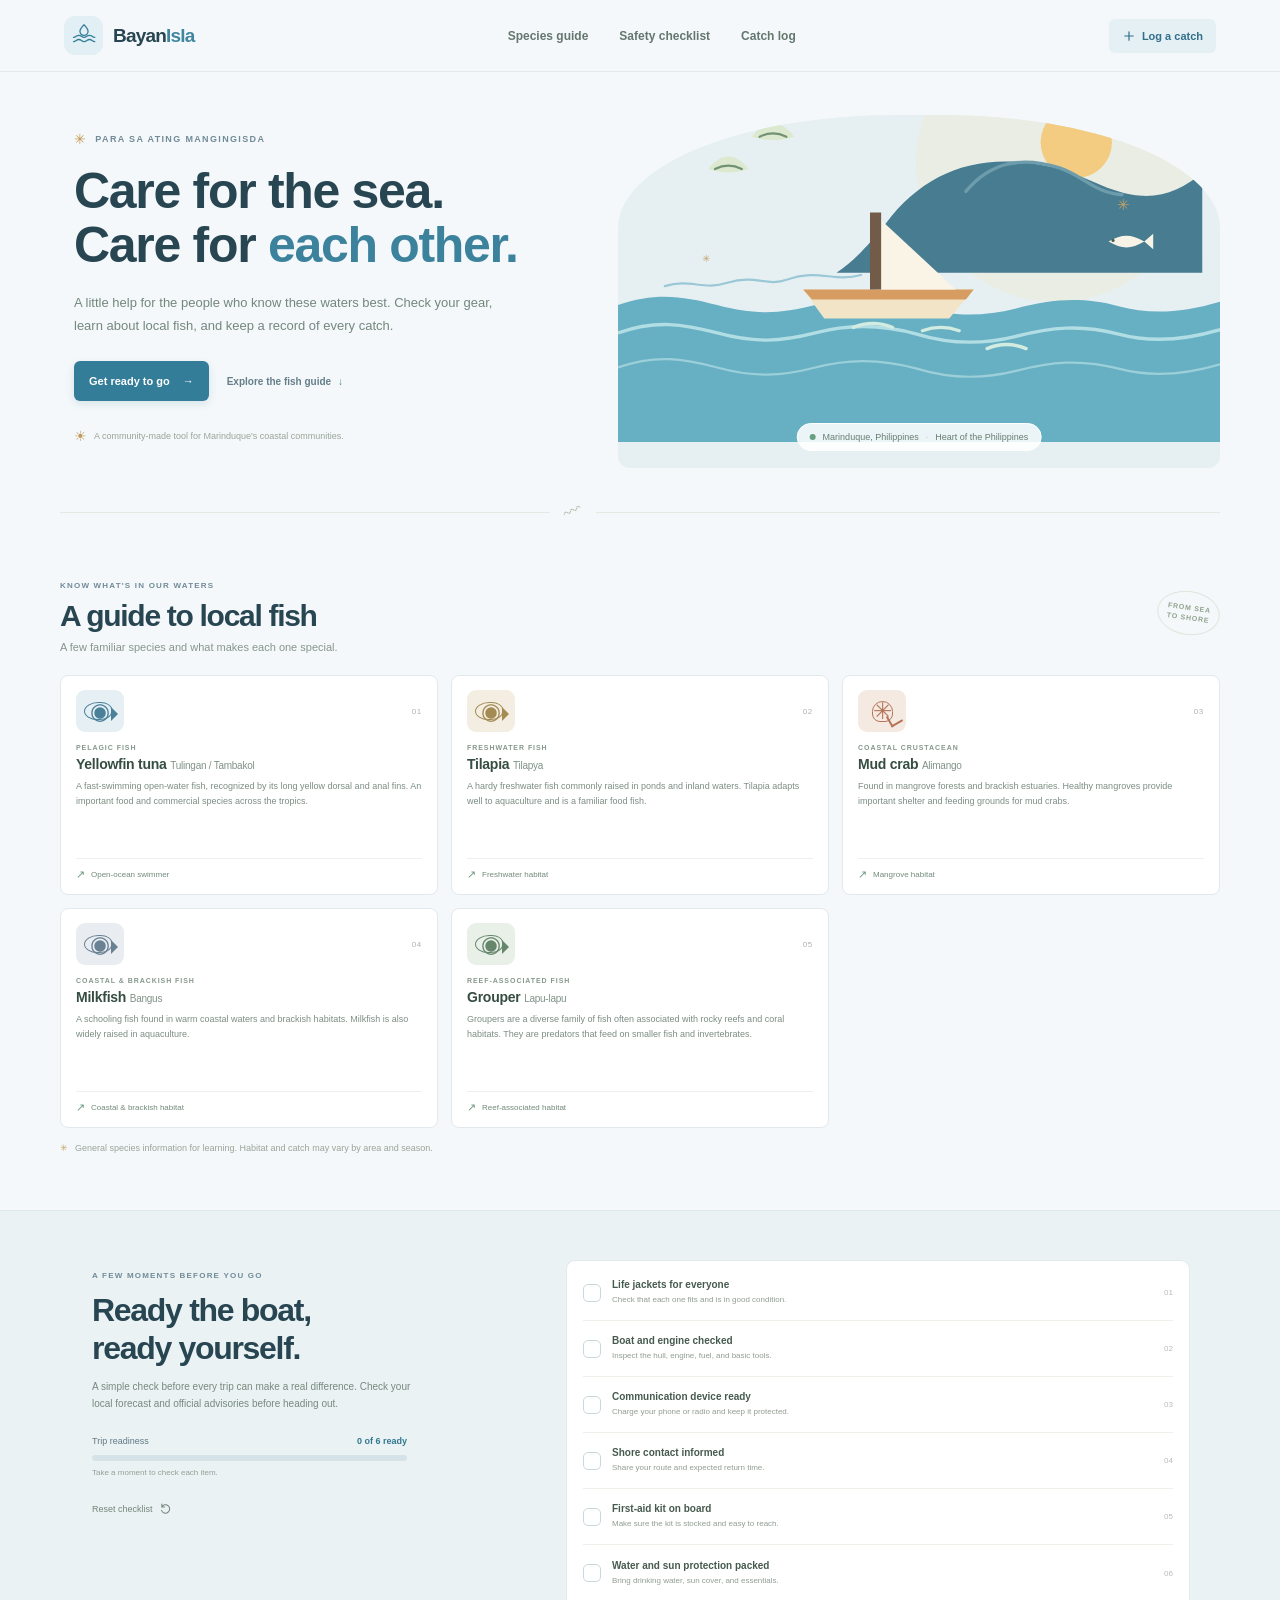
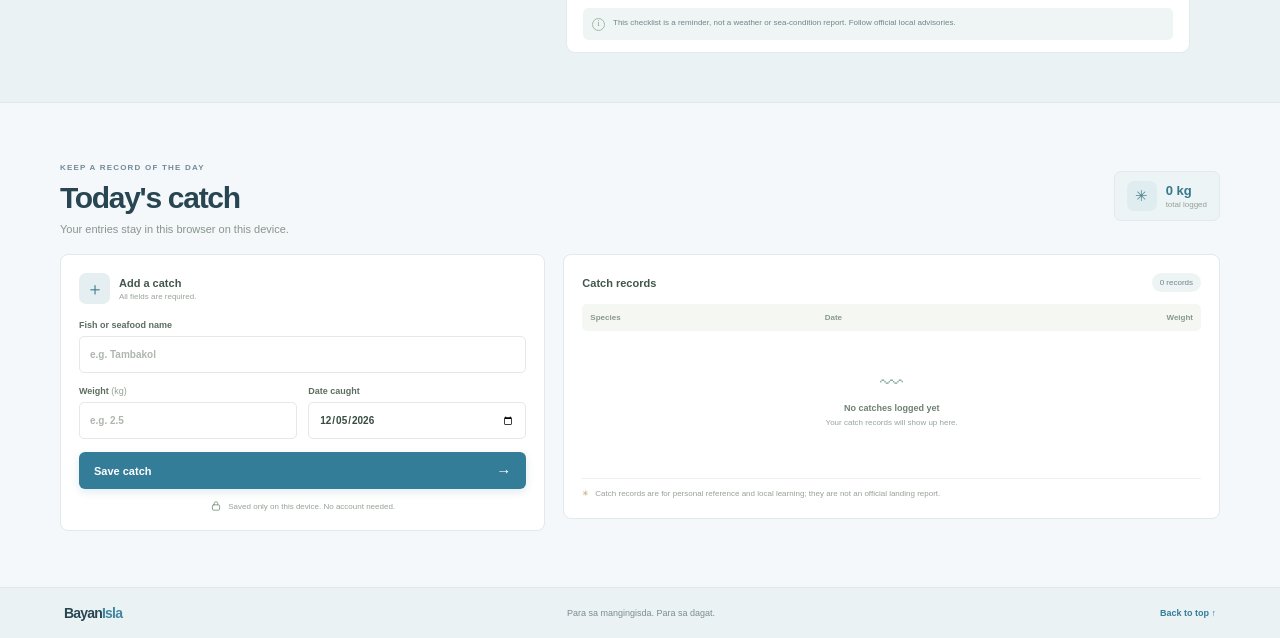
<file: index.html>
<!doctype html>
<html lang="en">
  <head>
    <meta charset="UTF-8" />
    <meta name="viewport" content="width=device-width, initial-scale=1" />
    <meta name="theme-color" content="#f4f8fa" />
    <meta
      name="description"
      content="A simple fish guide, pre-voyage safety checklist, and catch log for fisherfolk in Marinduque."
    />
    <title>BayanIsla — A guide for our waters</title>
    <link rel="stylesheet" href="./style.css" />
    <script src="./script.js" defer></script>
  </head>
  <body>
    <header class="site-header">
      <a class="brand" href="#home" aria-label="BayanIsla home">
        <span class="brand-mark" aria-hidden="true">
          <svg viewBox="0 0 40 40" fill="none">
            <path d="M5 22c3.8 0 3.8-3 7.6-3s3.8 3 7.6 3 3.8-3 7.6-3 3.8 3 7.6 3" />
            <path d="M5 28c3.8 0 3.8-3 7.6-3s3.8 3 7.6 3 3.8-3 7.6-3 3.8 3 7.6 3" />
            <path d="M20 4c-3.9 4-5.8 6.7-5.8 9.3a5.8 5.8 0 0 0 11.6 0C25.8 10.7 23.9 8 20 4Z" />
          </svg>
        </span>
        <span class="brand-name">Bayan<span>Isla</span></span>
      </a>
      <nav class="main-nav" aria-label="Main navigation">
        <a href="#species">Species guide</a>
        <a href="#safety">Safety checklist</a>
        <a href="#catch-log">Catch log</a>
      </nav>
      <a class="header-cta" href="#catch-log">
        <svg viewBox="0 0 20 20" aria-hidden="true"><path d="M10 4v12M4 10h12" /></svg>
        Log a catch
      </a>
    </header>
  

    <main id="home">
      <section class="hero" aria-labelledby="hero-title">
        <div class="hero-copy">
          <div class="eyebrow"><span class="eyebrow-star" aria-hidden="true">✳</span> PARA SA ATING MANGINGISDA</div>
          <h1 id="hero-title">Care for the sea.<br />Care for <span>each other.</span></h1>
          <p>A little help for the people who know these waters best. Check your gear, learn about local fish, and keep a record of every catch.</p>
          <div class="hero-actions">
            <a class="button button-primary" href="#safety">Get ready to go <span aria-hidden="true">→</span></a>
            <a class="hero-secondary" href="#species">Explore the fish guide <span aria-hidden="true">↓</span></a>
          </div>
          <div class="hero-note"><span class="note-sun" aria-hidden="true">☀</span> A community-made tool for Marinduque's coastal communities.</div>
        </div>
        <div class="hero-art" role="img" aria-label="Illustration of a small fishing boat sailing near a green island">
          <svg class="island-art" viewBox="0 0 540 350" fill="none" aria-hidden="true">
            <circle cx="411" cy="81" r="32" fill="#F3CB81" />
            <path d="M42 210c23-7 34 4 56-3 27-8 34 4 54-3 29-10 41 3 66-4" stroke="#9BC8D7" stroke-width="2" stroke-linecap="round" />
            <path d="M240 154c36-48 85-65 148-51 32 7 51 24 82 26 22 1 38-8 54-20v89H196c16-11 28-24 44-44Z" fill="#477C91" />
            <path d="M312 125c22-26 49-32 84-21 21 7 31 22 56 24" stroke="#6D9DAC" stroke-width="3" stroke-linecap="round" />
            <path d="M0 227c34-12 59-8 89 0 33 9 57 8 88 0 29-8 59-8 91 1 29 9 57 10 89 2 31-8 58-11 92-2 26 7 54 7 91-4v126H0V227Z" fill="#67AFC2" />
            <path d="M0 252c34-12 59-8 89 0 33 9 57 8 88 0 29-8 59-8 91 1 29 9 57 10 89 2 31-8 58-11 92-2 26 7 54 7 91-4" stroke="#B1DDE4" stroke-width="3" />
            <path d="M0 283c34-12 59-8 89 0 33 9 57 8 88 0 29-8 59-8 91 1 29 9 57 10 89 2 31-8 58-11 92-2 26 7 54 7 91-4" stroke="#B1DDE4" stroke-width="2" opacity=".7" />
            <path d="M166 213h153l-22 26H185l-19-26Z" fill="#F2E5C7" />
            <path d="M166 213h153l-7 9H174l-8-9Z" fill="#D69C62" />
            <path d="M232 147v66h71l-71-66Z" fill="#FAF4E6" />
            <path d="M226 144h10v69h-10z" fill="#725C49" />
            <path d="M211 247c12-5 23-5 35 0m27 3c11-4 22-4 33 0m25 16c12-5 23-5 35 0" stroke="#D3ECE1" stroke-width="3" stroke-linecap="round" />
            <path d="M81 105c11-15 25-15 36 0-11 4-25 4-36 0Z" fill="#DCE9CE" />
            <path d="M87 105c8-4 16-4 24 0" stroke="#719273" stroke-width="2" stroke-linecap="round" />
            <path d="M120 76c12-16 26-16 38 0-12 4-26 4-38 0Z" fill="#DCE9CE" />
            <path d="M127 76c8-4 16-4 24 0" stroke="#719273" stroke-width="2" stroke-linecap="round" />
            <path d="M440 170c12-7 20-7 32 0-12 7-20 7-32 0Zm32 0 8-7v14l-8-7Z" fill="#F7F4E7" />
            <circle cx="444" cy="169" r="1.4" fill="#455D52" />
          </svg>
          <div class="art-caption"><span class="caption-dot"></span> Marinduque, Philippines <span class="caption-separator">·</span> Heart of the Philippines</div>
          <span class="hero-sparkle sparkle-one" aria-hidden="true">✳</span>
          <span class="hero-sparkle sparkle-two" aria-hidden="true">✳</span>
        </div>
      </section>

      <div class="section-divider" aria-hidden="true"><span></span><span class="divider-shell">〰</span><span></span></div>

      <section class="content-section species-section" id="species" aria-labelledby="species-title">
        <div class="section-heading">
          <div>
            <span class="section-kicker">KNOW WHAT'S IN OUR WATERS</span>
            <h2 id="species-title">A guide to local fish</h2>
            <p>A few familiar species and what makes each one special.</p>
          </div>
          <span class="heading-stamp" aria-hidden="true">FROM SEA<br />TO SHORE</span>
        </div>
        <div class="species-grid">
          <article class="species-card tuna-card">
            <div class="species-card-top"><span class="fish-illustration fish-tuna" aria-hidden="true">◉</span><span class="species-number">01</span></div>
            <span class="species-category">PELAGIC FISH</span>
            <h3>Yellowfin tuna <span lang="fil">Tulingan / Tambakol</span></h3>
            <p>A fast-swimming open-water fish, recognized by its long yellow dorsal and anal fins. An important food and commercial species across the tropics.</p>
            <div class="species-fact"><span aria-hidden="true">↗</span> Open-ocean swimmer</div>
          </article>
          <article class="species-card tilapia-card">
            <div class="species-card-top"><span class="fish-illustration fish-tilapia" aria-hidden="true">◉</span><span class="species-number">02</span></div>
            <span class="species-category">FRESHWATER FISH</span>
            <h3>Tilapia <span lang="fil">Tilapya</span></h3>
            <p>A hardy freshwater fish commonly raised in ponds and inland waters. Tilapia adapts well to aquaculture and is a familiar food fish.</p>
            <div class="species-fact"><span aria-hidden="true">↗</span> Freshwater habitat</div>
          </article>
          <article class="species-card crab-card">
            <div class="species-card-top"><span class="fish-illustration fish-crab" aria-hidden="true">✳</span><span class="species-number">03</span></div>
            <span class="species-category">COASTAL CRUSTACEAN</span>
            <h3>Mud crab <span lang="fil">Alimango</span></h3>
            <p>Found in mangrove forests and brackish estuaries. Healthy mangroves provide important shelter and feeding grounds for mud crabs.</p>
            <div class="species-fact"><span aria-hidden="true">↗</span> Mangrove habitat</div>
          </article>
          <article class="species-card milkfish-card">
            <div class="species-card-top"><span class="fish-illustration fish-milkfish" aria-hidden="true">◉</span><span class="species-number">04</span></div>
            <span class="species-category">COASTAL &amp; BRACKISH FISH</span>
            <h3>Milkfish <span lang="fil">Bangus</span></h3>
            <p>A schooling fish found in warm coastal waters and brackish habitats. Milkfish is also widely raised in aquaculture.</p>
            <div class="species-fact"><span aria-hidden="true">↗</span> Coastal &amp; brackish habitat</div>
          </article>
          <article class="species-card grouper-card">
            <div class="species-card-top"><span class="fish-illustration fish-grouper" aria-hidden="true">◉</span><span class="species-number">05</span></div>
            <span class="species-category">REEF-ASSOCIATED FISH</span>
            <h3>Grouper <span lang="fil">Lapu-lapu</span></h3>
            <p>Groupers are a diverse family of fish often associated with rocky reefs and coral habitats. They are predators that feed on smaller fish and invertebrates.</p>
            <div class="species-fact"><span aria-hidden="true">↗</span> Reef-associated habitat</div>
          </article>
        </div>
        <p class="section-footnote"><span aria-hidden="true">✳</span> General species information for learning. Habitat and catch may vary by area and season.</p>
      </section>

      <section class="safety-section" id="safety" aria-labelledby="safety-title">
        <div class="safety-copy">
          <span class="section-kicker">A FEW MOMENTS BEFORE YOU GO</span>
          <h2 id="safety-title">Ready the boat,<br />ready yourself.</h2>
          <p>A simple check before every trip can make a real difference. Check your local forecast and official advisories before heading out.</p>
          <div class="safety-progress" aria-live="polite">
            <div class="progress-heading"><span>Trip readiness</span><strong id="progress-count">0 of 6 ready</strong></div>
            <div class="progress-track" id="progress-track" role="progressbar" aria-label="Safety checklist progress" aria-valuemin="0" aria-valuemax="6" aria-valuenow="0">
              <span id="progress-fill"></span>
            </div>
            <span class="progress-message" id="progress-message">Take a moment to check each item.</span>
          </div>
          <button class="reset-button" id="reset-checklist" type="button">Reset checklist <svg viewBox="0 0 20 20" aria-hidden="true"><path d="M4 7a6 6 0 1 1-.4 5M4 3v4h4" /></svg></button>
        </div>
        <div class="safety-list" aria-label="Pre-voyage safety items">
          <label class="safety-item"><input class="safety-checkbox" type="checkbox" /><span class="custom-check" aria-hidden="true"></span><span class="safety-item-copy"><strong>Life jackets for everyone</strong><small>Check that each one fits and is in good condition.</small></span><span class="item-number">01</span></label>
          <label class="safety-item"><input class="safety-checkbox" type="checkbox" /><span class="custom-check" aria-hidden="true"></span><span class="safety-item-copy"><strong>Boat and engine checked</strong><small>Inspect the hull, engine, fuel, and basic tools.</small></span><span class="item-number">02</span></label>
          <label class="safety-item"><input class="safety-checkbox" type="checkbox" /><span class="custom-check" aria-hidden="true"></span><span class="safety-item-copy"><strong>Communication device ready</strong><small>Charge your phone or radio and keep it protected.</small></span><span class="item-number">03</span></label>
          <label class="safety-item"><input class="safety-checkbox" type="checkbox" /><span class="custom-check" aria-hidden="true"></span><span class="safety-item-copy"><strong>Shore contact informed</strong><small>Share your route and expected return time.</small></span><span class="item-number">04</span></label>
          <label class="safety-item"><input class="safety-checkbox" type="checkbox" /><span class="custom-check" aria-hidden="true"></span><span class="safety-item-copy"><strong>First-aid kit on board</strong><small>Make sure the kit is stocked and easy to reach.</small></span><span class="item-number">05</span></label>
          <label class="safety-item"><input class="safety-checkbox" type="checkbox" /><span class="custom-check" aria-hidden="true"></span><span class="safety-item-copy"><strong>Water and sun protection packed</strong><small>Bring drinking water, sun cover, and essentials.</small></span><span class="item-number">06</span></label>
          <div class="advisory-note"><span class="advisory-icon" aria-hidden="true">i</span><span>This checklist is a reminder, not a weather or sea-condition report. Follow official local advisories.</span></div>
        </div>
      </section>

      <section class="catch-section content-section" id="catch-log" aria-labelledby="catch-title">
        <div class="section-heading catch-heading">
          <div>
            <span class="section-kicker">KEEP A RECORD OF THE DAY</span>
            <h2 id="catch-title">Today's catch</h2>
            <p>Your entries stay in this browser on this device.</p>
          </div>
          <div class="catch-total"><span class="total-icon" aria-hidden="true">✳</span><span><strong id="catch-total">0 kg</strong><small>total logged</small></span></div>
        </div>
        <div class="catch-layout">
          <form class="catch-form" id="catch-form">
            <div class="form-heading"><span class="form-icon" aria-hidden="true">＋</span><span><strong>Add a catch</strong><small>All fields are required.</small></span></div>
            <label class="form-field" for="species-name">Fish or seafood name
              <input id="species-name" name="species" type="text" list="species-suggestions" maxlength="60" placeholder="e.g. Tambakol" autocomplete="off" required />
              <datalist id="species-suggestions"><option value="Yellowfin tuna (Tulingan / Tambakol)"></option><option value="Tilapia"></option><option value="Mud crab (Alimango)"></option></datalist>
            </label>
            <div class="form-row">
              <label class="form-field" for="catch-weight">Weight <span>(kg)</span>
                <input id="catch-weight" name="weight" type="number" inputmode="decimal" min="0.1" max="10000" step="0.1" placeholder="e.g. 2.5" required />
              </label>
              <label class="form-field" for="catch-date">Date caught
                <input id="catch-date" name="date" type="date" required />
              </label>
            </div>
            <button class="button button-primary submit-button" type="submit">Save catch <span aria-hidden="true">→</span></button>
            <p class="form-privacy"><svg viewBox="0 0 20 20" aria-hidden="true"><rect x="4" y="8" width="12" height="9" rx="2" /><path d="M7 8V6a3 3 0 0 1 6 0v2" /></svg> Saved only on this device. No account needed.</p>
          </form>
          <div class="catch-records">
            <div class="records-heading"><h3>Catch records</h3><span id="record-count">0 records</span></div>
            <div class="table-wrap">
              <table>
                <caption class="visually-hidden">Fish catch records logged on this device</caption>
                <thead><tr><th scope="col">Species</th><th scope="col">Date</th><th scope="col" class="numeric">Weight</th></tr></thead>
                <tbody id="catch-table-body"></tbody>
              </table>
              <div class="empty-state" id="empty-state"><span class="empty-fish" aria-hidden="true">〰</span><strong>No catches logged yet</strong><span>Your catch records will show up here.</span></div>
            </div>
            <p class="records-note"><span aria-hidden="true">✳</span> Catch records are for personal reference and local learning; they are not an official landing report.</p>
          </div>
        </div>
      </section>
    </main>

    <footer class="site-footer">
      <a class="footer-brand" href="#home">Bayan<span>Isla</span></a>
      <span>Para sa mangingisda. Para sa dagat.</span>
      <a href="#home" class="back-top">Back to top ↑</a>
    </footer>
    <div class="toast" id="toast" role="status" aria-live="polite"></div>
  </body>
</html>
</file>
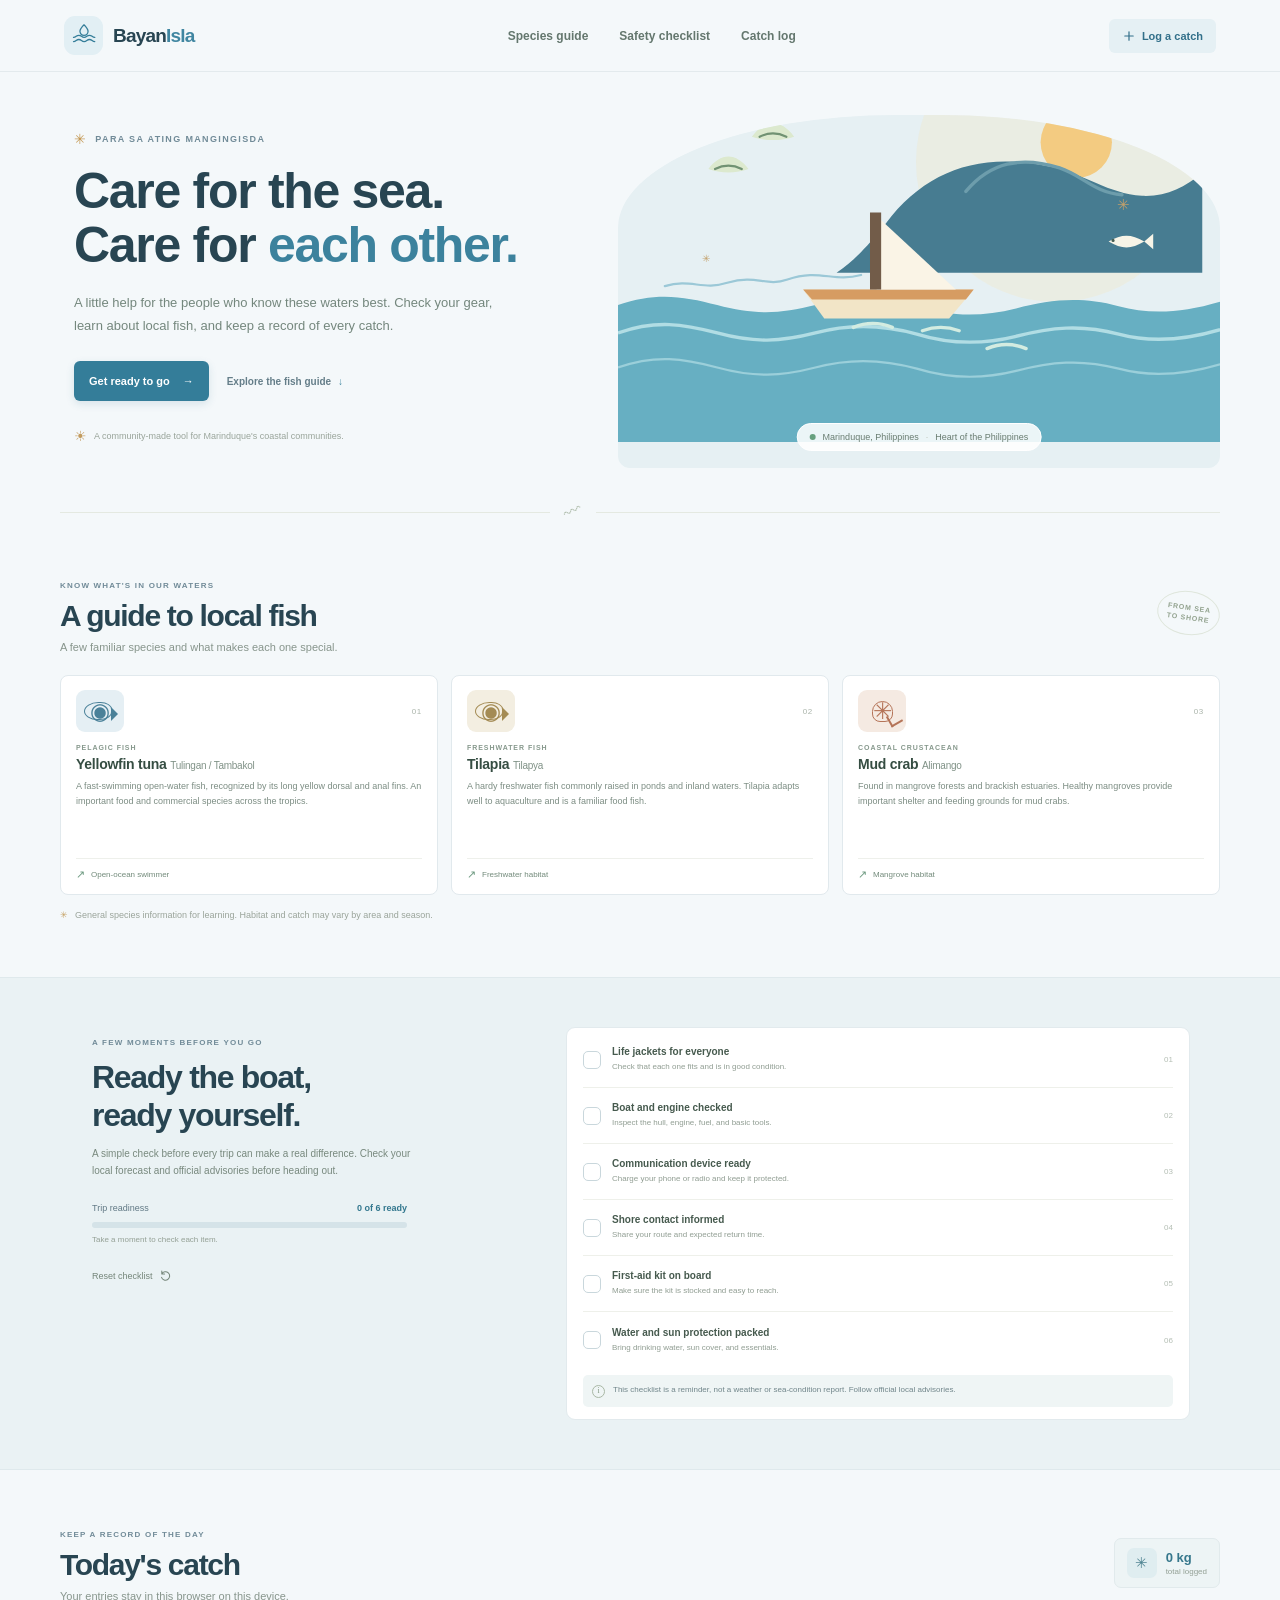
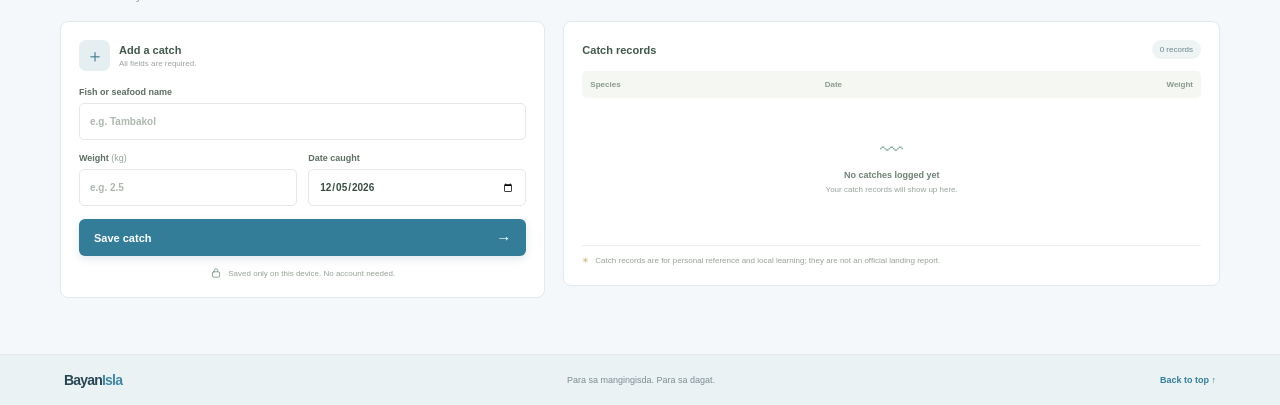
<file: structured-prompt-v1.html>
<!doctype html>
<html lang="en">
  <head>
    <meta charset="UTF-8" />
    <meta name="viewport" content="width=device-width, initial-scale=1" />
    <meta name="theme-color" content="#f4f8fa" />
    <meta
      name="description"
      content="A simple fish guide, pre-voyage safety checklist, and catch log for fisherfolk in Marinduque."
    />
    <title>BayanIsla — A guide for our waters</title>
    <link rel="stylesheet" href="./style.css" />
    <script src="./script.js" defer></script>
  </head>
  <body>
    <header class="site-header">
      <a class="brand" href="#home" aria-label="BayanIsla home">
        <span class="brand-mark" aria-hidden="true">
          <svg viewBox="0 0 40 40" fill="none">
            <path d="M5 22c3.8 0 3.8-3 7.6-3s3.8 3 7.6 3 3.8-3 7.6-3 3.8 3 7.6 3" />
            <path d="M5 28c3.8 0 3.8-3 7.6-3s3.8 3 7.6 3 3.8-3 7.6-3 3.8 3 7.6 3" />
            <path d="M20 4c-3.9 4-5.8 6.7-5.8 9.3a5.8 5.8 0 0 0 11.6 0C25.8 10.7 23.9 8 20 4Z" />
          </svg>
        </span>
        <span class="brand-name">Bayan<span>Isla</span></span>
      </a>
      <nav class="main-nav" aria-label="Main navigation">
        <a href="#species">Species guide</a>
        <a href="#safety">Safety checklist</a>
        <a href="#catch-log">Catch log</a>
      </nav>
      <a class="header-cta" href="#catch-log">
        <svg viewBox="0 0 20 20" aria-hidden="true"><path d="M10 4v12M4 10h12" /></svg>
        Log a catch
      </a>
    </header>

    <main id="home">
      <section class="hero" aria-labelledby="hero-title">
        <div class="hero-copy">
          <div class="eyebrow"><span class="eyebrow-star" aria-hidden="true">✳</span> PARA SA ATING MANGINGISDA</div>
          <h1 id="hero-title">Care for the sea.<br />Care for <span>each other.</span></h1>
          <p>A little help for the people who know these waters best. Check your gear, learn about local fish, and keep a record of every catch.</p>
          <div class="hero-actions">
            <a class="button button-primary" href="#safety">Get ready to go <span aria-hidden="true">→</span></a>
            <a class="hero-secondary" href="#species">Explore the fish guide <span aria-hidden="true">↓</span></a>
          </div>
          <div class="hero-note"><span class="note-sun" aria-hidden="true">☀</span> A community-made tool for Marinduque's coastal communities.</div>
        </div>
        <div class="hero-art" role="img" aria-label="Illustration of a small fishing boat sailing near a green island">
          <svg class="island-art" viewBox="0 0 540 350" fill="none" aria-hidden="true">
            <circle cx="411" cy="81" r="32" fill="#F3CB81" />
            <path d="M42 210c23-7 34 4 56-3 27-8 34 4 54-3 29-10 41 3 66-4" stroke="#9BC8D7" stroke-width="2" stroke-linecap="round" />
            <path d="M240 154c36-48 85-65 148-51 32 7 51 24 82 26 22 1 38-8 54-20v89H196c16-11 28-24 44-44Z" fill="#477C91" />
            <path d="M312 125c22-26 49-32 84-21 21 7 31 22 56 24" stroke="#6D9DAC" stroke-width="3" stroke-linecap="round" />
            <path d="M0 227c34-12 59-8 89 0 33 9 57 8 88 0 29-8 59-8 91 1 29 9 57 10 89 2 31-8 58-11 92-2 26 7 54 7 91-4v126H0V227Z" fill="#67AFC2" />
            <path d="M0 252c34-12 59-8 89 0 33 9 57 8 88 0 29-8 59-8 91 1 29 9 57 10 89 2 31-8 58-11 92-2 26 7 54 7 91-4" stroke="#B1DDE4" stroke-width="3" />
            <path d="M0 283c34-12 59-8 89 0 33 9 57 8 88 0 29-8 59-8 91 1 29 9 57 10 89 2 31-8 58-11 92-2 26 7 54 7 91-4" stroke="#B1DDE4" stroke-width="2" opacity=".7" />
            <path d="M166 213h153l-22 26H185l-19-26Z" fill="#F2E5C7" />
            <path d="M166 213h153l-7 9H174l-8-9Z" fill="#D69C62" />
            <path d="M232 147v66h71l-71-66Z" fill="#FAF4E6" />
            <path d="M226 144h10v69h-10z" fill="#725C49" />
            <path d="M211 247c12-5 23-5 35 0m27 3c11-4 22-4 33 0m25 16c12-5 23-5 35 0" stroke="#D3ECE1" stroke-width="3" stroke-linecap="round" />
            <path d="M81 105c11-15 25-15 36 0-11 4-25 4-36 0Z" fill="#DCE9CE" />
            <path d="M87 105c8-4 16-4 24 0" stroke="#719273" stroke-width="2" stroke-linecap="round" />
            <path d="M120 76c12-16 26-16 38 0-12 4-26 4-38 0Z" fill="#DCE9CE" />
            <path d="M127 76c8-4 16-4 24 0" stroke="#719273" stroke-width="2" stroke-linecap="round" />
            <path d="M440 170c12-7 20-7 32 0-12 7-20 7-32 0Zm32 0 8-7v14l-8-7Z" fill="#F7F4E7" />
            <circle cx="444" cy="169" r="1.4" fill="#455D52" />
          </svg>
          <div class="art-caption"><span class="caption-dot"></span> Marinduque, Philippines <span class="caption-separator">·</span> Heart of the Philippines</div>
          <span class="hero-sparkle sparkle-one" aria-hidden="true">✳</span>
          <span class="hero-sparkle sparkle-two" aria-hidden="true">✳</span>
        </div>
      </section>

      <div class="section-divider" aria-hidden="true"><span></span><span class="divider-shell">〰</span><span></span></div>

      <section class="content-section species-section" id="species" aria-labelledby="species-title">
        <div class="section-heading">
          <div>
            <span class="section-kicker">KNOW WHAT'S IN OUR WATERS</span>
            <h2 id="species-title">A guide to local fish</h2>
            <p>A few familiar species and what makes each one special.</p>
          </div>
          <span class="heading-stamp" aria-hidden="true">FROM SEA<br />TO SHORE</span>
        </div>
        <div class="species-grid">
          <article class="species-card tuna-card">
            <div class="species-card-top"><span class="fish-illustration fish-tuna" aria-hidden="true">◉</span><span class="species-number">01</span></div>
            <span class="species-category">PELAGIC FISH</span>
            <h3>Yellowfin tuna <span lang="fil">Tulingan / Tambakol</span></h3>
            <p>A fast-swimming open-water fish, recognized by its long yellow dorsal and anal fins. An important food and commercial species across the tropics.</p>
            <div class="species-fact"><span aria-hidden="true">↗</span> Open-ocean swimmer</div>
          </article>
          <article class="species-card tilapia-card">
            <div class="species-card-top"><span class="fish-illustration fish-tilapia" aria-hidden="true">◉</span><span class="species-number">02</span></div>
            <span class="species-category">FRESHWATER FISH</span>
            <h3>Tilapia <span lang="fil">Tilapya</span></h3>
            <p>A hardy freshwater fish commonly raised in ponds and inland waters. Tilapia adapts well to aquaculture and is a familiar food fish.</p>
            <div class="species-fact"><span aria-hidden="true">↗</span> Freshwater habitat</div>
          </article>
          <article class="species-card crab-card">
            <div class="species-card-top"><span class="fish-illustration fish-crab" aria-hidden="true">✳</span><span class="species-number">03</span></div>
            <span class="species-category">COASTAL CRUSTACEAN</span>
            <h3>Mud crab <span lang="fil">Alimango</span></h3>
            <p>Found in mangrove forests and brackish estuaries. Healthy mangroves provide important shelter and feeding grounds for mud crabs.</p>
            <div class="species-fact"><span aria-hidden="true">↗</span> Mangrove habitat</div>
          </article>
        </div>
        <p class="section-footnote"><span aria-hidden="true">✳</span> General species information for learning. Habitat and catch may vary by area and season.</p>
      </section>

      <section class="safety-section" id="safety" aria-labelledby="safety-title">
        <div class="safety-copy">
          <span class="section-kicker">A FEW MOMENTS BEFORE YOU GO</span>
          <h2 id="safety-title">Ready the boat,<br />ready yourself.</h2>
          <p>A simple check before every trip can make a real difference. Check your local forecast and official advisories before heading out.</p>
          <div class="safety-progress" aria-live="polite">
            <div class="progress-heading"><span>Trip readiness</span><strong id="progress-count">0 of 6 ready</strong></div>
            <div class="progress-track" id="progress-track" role="progressbar" aria-label="Safety checklist progress" aria-valuemin="0" aria-valuemax="6" aria-valuenow="0">
              <span id="progress-fill"></span>
            </div>
            <span class="progress-message" id="progress-message">Take a moment to check each item.</span>
          </div>
          <button class="reset-button" id="reset-checklist" type="button">Reset checklist <svg viewBox="0 0 20 20" aria-hidden="true"><path d="M4 7a6 6 0 1 1-.4 5M4 3v4h4" /></svg></button>
        </div>
        <div class="safety-list" aria-label="Pre-voyage safety items">
          <label class="safety-item"><input class="safety-checkbox" type="checkbox" /><span class="custom-check" aria-hidden="true"></span><span class="safety-item-copy"><strong>Life jackets for everyone</strong><small>Check that each one fits and is in good condition.</small></span><span class="item-number">01</span></label>
          <label class="safety-item"><input class="safety-checkbox" type="checkbox" /><span class="custom-check" aria-hidden="true"></span><span class="safety-item-copy"><strong>Boat and engine checked</strong><small>Inspect the hull, engine, fuel, and basic tools.</small></span><span class="item-number">02</span></label>
          <label class="safety-item"><input class="safety-checkbox" type="checkbox" /><span class="custom-check" aria-hidden="true"></span><span class="safety-item-copy"><strong>Communication device ready</strong><small>Charge your phone or radio and keep it protected.</small></span><span class="item-number">03</span></label>
          <label class="safety-item"><input class="safety-checkbox" type="checkbox" /><span class="custom-check" aria-hidden="true"></span><span class="safety-item-copy"><strong>Shore contact informed</strong><small>Share your route and expected return time.</small></span><span class="item-number">04</span></label>
          <label class="safety-item"><input class="safety-checkbox" type="checkbox" /><span class="custom-check" aria-hidden="true"></span><span class="safety-item-copy"><strong>First-aid kit on board</strong><small>Make sure the kit is stocked and easy to reach.</small></span><span class="item-number">05</span></label>
          <label class="safety-item"><input class="safety-checkbox" type="checkbox" /><span class="custom-check" aria-hidden="true"></span><span class="safety-item-copy"><strong>Water and sun protection packed</strong><small>Bring drinking water, sun cover, and essentials.</small></span><span class="item-number">06</span></label>
          <div class="advisory-note"><span class="advisory-icon" aria-hidden="true">i</span><span>This checklist is a reminder, not a weather or sea-condition report. Follow official local advisories.</span></div>
        </div>
      </section>

      <section class="catch-section content-section" id="catch-log" aria-labelledby="catch-title">
        <div class="section-heading catch-heading">
          <div>
            <span class="section-kicker">KEEP A RECORD OF THE DAY</span>
            <h2 id="catch-title">Today's catch</h2>
            <p>Your entries stay in this browser on this device.</p>
          </div>
          <div class="catch-total"><span class="total-icon" aria-hidden="true">✳</span><span><strong id="catch-total">0 kg</strong><small>total logged</small></span></div>
        </div>
        <div class="catch-layout">
          <form class="catch-form" id="catch-form">
            <div class="form-heading"><span class="form-icon" aria-hidden="true">＋</span><span><strong>Add a catch</strong><small>All fields are required.</small></span></div>
            <label class="form-field" for="species-name">Fish or seafood name
              <input id="species-name" name="species" type="text" list="species-suggestions" maxlength="60" placeholder="e.g. Tambakol" autocomplete="off" required />
              <datalist id="species-suggestions"><option value="Yellowfin tuna (Tulingan / Tambakol)"></option><option value="Tilapia"></option><option value="Mud crab (Alimango)"></option></datalist>
            </label>
            <div class="form-row">
              <label class="form-field" for="catch-weight">Weight <span>(kg)</span>
                <input id="catch-weight" name="weight" type="number" inputmode="decimal" min="0.1" max="10000" step="0.1" placeholder="e.g. 2.5" required />
              </label>
              <label class="form-field" for="catch-date">Date caught
                <input id="catch-date" name="date" type="date" required />
              </label>
            </div>
            <button class="button button-primary submit-button" type="submit">Save catch <span aria-hidden="true">→</span></button>
            <p class="form-privacy"><svg viewBox="0 0 20 20" aria-hidden="true"><rect x="4" y="8" width="12" height="9" rx="2" /><path d="M7 8V6a3 3 0 0 1 6 0v2" /></svg> Saved only on this device. No account needed.</p>
          </form>
          <div class="catch-records">
            <div class="records-heading"><h3>Catch records</h3><span id="record-count">0 records</span></div>
            <div class="table-wrap">
              <table>
                <caption class="visually-hidden">Fish catch records logged on this device</caption>
                <thead><tr><th scope="col">Species</th><th scope="col">Date</th><th scope="col" class="numeric">Weight</th></tr></thead>
                <tbody id="catch-table-body"></tbody>
              </table>
              <div class="empty-state" id="empty-state"><span class="empty-fish" aria-hidden="true">〰</span><strong>No catches logged yet</strong><span>Your catch records will show up here.</span></div>
            </div>
            <p class="records-note"><span aria-hidden="true">✳</span> Catch records are for personal reference and local learning; they are not an official landing report.</p>
          </div>
        </div>
      </section>
    </main>

    <footer class="site-footer">
      <a class="footer-brand" href="#home">Bayan<span>Isla</span></a>
      <span>Para sa mangingisda. Para sa dagat.</span>
      <a href="#home" class="back-top">Back to top ↑</a>
    </footer>
    <div class="toast" id="toast" role="status" aria-live="polite"></div>
  </body>
</html>
</file>
<file: style.css>
:root {
  color-scheme: light;
  font-family: "Trebuchet MS", "Segoe UI", sans-serif;
  color: #284552;
  background: #f4f8fa;
  font-synthesis: none;
  text-rendering: optimizeLegibility;
  -webkit-font-smoothing: antialiased;
  --ink: #284552;
  --muted: #748a95;
  --ocean: #347d99;
  --ocean-dark: #26617c;
  --line: #e1e9ed;
  --paper: #fff;
  --sand: #eff5f7;
}

* { box-sizing: border-box; }
html { min-width: 320px; scroll-behavior: smooth; scroll-padding-top: 88px; }
body { margin: 0; min-width: 320px; }
a { color: inherit; text-decoration: none; }
button, input { font: inherit; }
button, a, input { -webkit-tap-highlight-color: transparent; }
button { color: inherit; }
svg { display: block; }

.site-header { align-items: center; background: #f4f8faed; border-bottom: 1px solid #e3eaed; display: flex; height: 72px; justify-content: space-between; padding: 0 max(5vw, calc((100vw - 1160px) / 2)); position: sticky; top: 0; z-index: 5; }
.brand { align-items: center; display: inline-flex; gap: 10px; }
.brand-mark { align-items: center; background: #e2eff4; border-radius: 11px; display: flex; height: 39px; justify-content: center; width: 39px; }
.brand-mark svg { height: 28px; stroke: #347d99; stroke-linecap: round; stroke-linejoin: round; stroke-width: 1.8; width: 28px; }
.brand-name, .footer-brand { color: #284552; font-size: 19px; font-weight: 800; letter-spacing: -.8px; }
.brand-name > span, .footer-brand > span { color: #4086a1; }
.main-nav { align-items: center; display: flex; gap: 31px; }
.main-nav a { color: #64776e; font-size: 12px; font-weight: 600; transition: color .18s; }
.main-nav a:hover, .hero-secondary:hover { color: #266b89; }
.header-cta { align-items: center; background: #e5f0f4; border-radius: 6px; color: #316f89; display: flex; font-size: 11px; font-weight: 700; gap: 6px; padding: 10px 13px; transition: background .18s; }
.header-cta:hover { background: #d7eaf0; }
.header-cta svg { fill: none; height: 14px; stroke: currentColor; stroke-linecap: round; stroke-width: 1.7; width: 14px; }

.hero { align-items: center; display: grid; gap: 45px; grid-template-columns: .92fr 1.08fr; margin: 0 auto; max-width: 1160px; min-height: 420px; padding: 43px 0 24px; }
.hero-copy { padding: 0 0 8px 14px; }
.eyebrow, .section-kicker { color: #718b98; font-size: 9px; font-weight: 700; letter-spacing: 1.35px; }
.eyebrow { align-items: center; display: flex; gap: 8px; margin-bottom: 17px; }
.eyebrow-star { color: #c39750; font-size: 14px; }
h1, h2, h3, p { margin-top: 0; }
h1, h2 { color: var(--ink); letter-spacing: -1.3px; }
h1 { font-size: clamp(38px, 4.2vw, 50px); font-weight: 700; line-height: 1.09; margin-bottom: 18px; }
h1 > span { color: #3c829d; }
.hero-copy > p { color: #74877d; font-size: 13px; line-height: 1.8; margin: 0; max-width: 420px; }
.hero-actions { align-items: center; display: flex; flex-wrap: wrap; gap: 18px; margin-top: 24px; }
.button { align-items: center; border: 0; border-radius: 6px; cursor: pointer; display: inline-flex; font-size: 11px; font-weight: 700; justify-content: center; min-height: 40px; padding: 0 15px; transition: background .18s, transform .18s; }
.button:active { transform: translateY(1px); }
.button-primary { background: #347d99; box-shadow: 0 3px 8px #286b8524; color: #fff; gap: 13px; }
.button-primary:hover { background: #266782; }
.hero-secondary { color: #657e89; font-size: 10px; font-weight: 700; transition: color .18s; }
.hero-secondary span { color: #4188a1; margin-left: 4px; }
.hero-note { align-items: center; color: #99a49a; display: flex; font-size: 9px; gap: 7px; margin-top: 27px; }
.note-sun { color: #c29b5e; font-size: 14px; }
.hero-art { align-self: stretch; background: #e6f0f3; border-radius: 46% 46% 12px 12px / 32% 32% 12px 12px; min-height: 350px; overflow: hidden; position: relative; }
.hero-art::before { background: #f4dfb1; border-radius: 50%; content: ""; height: 280px; opacity: .24; position: absolute; right: 4%; top: -93px; width: 280px; }
.island-art { bottom: 26px; height: auto; left: 0; position: absolute; right: 0; width: 100%; }
.art-caption { align-items: center; background: #ffffffde; border: 1px solid #ffffff; border-radius: 20px; bottom: 17px; color: #687c70; display: flex; font-size: 9px; gap: 7px; left: 50%; padding: 8px 12px; position: absolute; transform: translateX(-50%); white-space: nowrap; }
.caption-dot { background: #66a07f; border-radius: 50%; height: 6px; width: 6px; }
.caption-separator { color: #bdc3b9; }
.hero-sparkle { color: #c3a06b; position: absolute; }
.sparkle-one { font-size: 15px; right: 15%; top: 23%; }
.sparkle-two { font-size: 10px; left: 14%; top: 39%; }

.section-divider { align-items: center; display: flex; gap: 14px; justify-content: center; margin: 10px auto 0; max-width: 1160px; }
.section-divider > span:first-child, .section-divider > span:last-child { background: #e4e9e1; height: 1px; }
.section-divider > span:first-child { flex: .44; }
.section-divider > span:last-child { flex: .56; }
.divider-shell { color: #afbdac; font-size: 18px; transform: rotate(-25deg); }
.content-section { margin-left: auto; margin-right: auto; max-width: 1160px; }
.species-section { padding: 51px 0 57px; }
.section-heading { align-items: center; display: flex; justify-content: space-between; margin-bottom: 22px; }
.section-kicker { font-size: 8px; letter-spacing: 1.2px; }
.section-heading h2, .safety-copy h2 { font-size: 30px; line-height: 1.2; margin: 6px 0 7px; }
.section-heading p { color: #87958c; font-size: 11px; margin: 0; }
.heading-stamp { border: 1px solid #dfe6dc; border-radius: 50%; color: #91a18d; font-size: 7px; font-weight: 700; letter-spacing: .8px; line-height: 1.45; padding: 11px 9px; text-align: center; transform: rotate(8deg); }
.species-grid { display: grid; gap: 13px; grid-template-columns: repeat(3,minmax(0,1fr)); }
.species-card { background: var(--paper); border: 1px solid var(--line); border-radius: 8px; display: flex; flex-direction: column; min-height: 220px; padding: 14px 15px 13px; transition: box-shadow .2s, transform .2s; }
.species-card:hover { box-shadow: 0 8px 24px #314a3b0d; transform: translateY(-2px); }
.species-card-top { align-items: center; display: flex; justify-content: space-between; margin-bottom: 12px; }
.fish-illustration { align-items: center; border-radius: 9px; display: flex; font-size: 23px; height: 42px; justify-content: center; position: relative; width: 48px; }
.fish-illustration::after { border: 1.5px solid currentColor; border-radius: 56% 44% 48% 52%; content: ""; height: 16px; left: 8px; position: absolute; top: 12px; width: 26px; }
.fish-illustration::before { border-bottom: 7px solid transparent; border-left: 7px solid currentColor; border-top: 7px solid transparent; content: ""; position: absolute; right: 6px; top: 17px; }
.fish-tuna { background: #e5eff4; color: #4a8199; }
.fish-tilapia { background: #f3eee1; color: #a48b54; }
.fish-crab { background: #f5eae2; color: #b57458; }
.fish-milkfish { background: #e9edf2; color: #6a8194; }
.fish-grouper { background: #e8f0e8; color: #66876c; }
.fish-crab::after { border-radius: 50% 50% 38% 38%; height: 19px; left: 14px; top: 11px; width: 19px; }
.fish-crab::before { border: 0; border-bottom: 2px solid currentColor; border-left: 2px solid currentColor; height: 10px; right: 5px; top: 23px; transform: rotate(-30deg); width: 11px; }
.species-number { color: #aab4aa; font-size: 8px; letter-spacing: .7px; }
.species-category { color: #87998d; font-size: 7px; font-weight: 700; letter-spacing: .95px; }
.species-card h3 { color: #354d42; font-size: 14px; letter-spacing: -.25px; margin: 5px 0 7px; }
.species-card h3 span { color: #809287; font-size: 10px; font-weight: 500; }
.species-card > p { color: #7c8d83; font-size: 9px; line-height: 1.65; margin: 0 0 12px; }
.species-fact { align-items: center; border-top: 1px solid #eef0eb; color: #728a7a; display: flex; font-size: 8px; gap: 6px; margin-top: auto; padding-top: 9px; }
.species-fact > span { color: #6d9a80; font-size: 11px; }
.section-footnote { align-items: center; color: #9aa49a; display: flex; font-size: 9px; gap: 7px; margin: 15px 0 0; }
.section-footnote > span { color: #c6a367; }

.safety-section { background: #eaf2f4; border-bottom: 1px solid #dfe9ec; border-top: 1px solid #dfe9ec; display: grid; gap: 60px; grid-template-columns: .8fr 1.2fr; margin: 0; padding: 49px max(5vw, calc((100vw - 1100px) / 2)); }
.safety-copy { padding: 4px 0 0 2px; }
.safety-copy h2 { font-size: 32px; margin: 9px 0 10px; }
.safety-copy > p { color: #78897e; font-size: 10px; line-height: 1.75; margin-bottom: 23px; max-width: 320px; }
.safety-progress { max-width: 315px; }
.progress-heading { align-items: center; color: #617985; display: flex; font-size: 9px; justify-content: space-between; }
.progress-heading strong { color: #32778e; font-size: 9px; }
.progress-track { background: #d5e3e8; border-radius: 10px; height: 6px; margin-top: 9px; overflow: hidden; }
.progress-track > span { background: #438da2; border-radius: inherit; display: block; height: 100%; transition: width .25s ease; width: 0; }
.progress-message { color: #94a095; display: block; font-size: 8px; margin-top: 7px; }
.reset-button { align-items: center; background: none; border: 0; color: #75867a; cursor: pointer; display: flex; font-size: 9px; gap: 6px; margin-top: 20px; padding: 5px 0; }
.reset-button:hover { color: #306f62; }
.reset-button svg { fill: none; height: 14px; stroke: currentColor; stroke-linecap: round; stroke-linejoin: round; stroke-width: 1.5; width: 14px; }
.safety-list { background: #fff; border: 1px solid #e2eaed; border-radius: 9px; padding: 4px 16px; }
.safety-item { align-items: center; border-bottom: 1px solid #eef0ea; cursor: pointer; display: flex; gap: 11px; min-height: 56px; position: relative; }
.safety-item:last-of-type { border-bottom: 0; }
.safety-checkbox { height: 1px; opacity: 0; position: absolute; width: 1px; }
.custom-check { align-items: center; border: 1px solid #c9d7dc; border-radius: 5px; display: flex; flex: 0 0 18px; height: 18px; justify-content: center; transition: background .16s, border-color .16s; }
.custom-check::after { border-bottom: 2px solid #fff; border-right: 2px solid #fff; content: ""; height: 9px; opacity: 0; transform: rotate(45deg) translate(-1px,-1px); width: 5px; }
.safety-checkbox:checked + .custom-check { background: #347d99; border-color: #347d99; }
.safety-checkbox:checked + .custom-check::after { opacity: 1; }
.safety-checkbox:focus-visible + .custom-check { outline: 3px solid #5b9caf55; outline-offset: 2px; }
.safety-item-copy { display: flex; flex: 1; flex-direction: column; gap: 4px; }
.safety-item-copy strong { color: #465a4e; font-size: 10px; font-weight: 700; }
.safety-item-copy small { color: #909d92; font-size: 8px; line-height: 1.4; }
.safety-checkbox:checked ~ .safety-item-copy strong { color: #86948a; text-decoration: line-through; text-decoration-color: #a8b5a9; }
.item-number { color: #b4beb4; font-size: 8px; }
.advisory-note { align-items: flex-start; background: #eff5f5; border-radius: 5px; color: #70858a; display: flex; font-size: 8px; gap: 8px; line-height: 1.55; margin: 7px 0 8px; padding: 9px; }
.advisory-icon { align-items: center; border: 1px solid #a9b8a5; border-radius: 50%; color: #829580; display: flex; flex: 0 0 13px; font-family: Georgia,serif; font-size: 8px; height: 13px; justify-content: center; margin-top: 1px; width: 13px; }

.catch-section { padding: 53px 0 56px; }
.catch-heading { margin-bottom: 19px; }
.catch-total { align-items: center; background: #edf4f5; border: 1px solid #e1eaec; border-radius: 7px; display: flex; gap: 9px; padding: 9px 12px; }
.total-icon { align-items: center; background: #dfedf0; border-radius: 7px; color: #4e8391; display: flex; font-size: 15px; height: 30px; justify-content: center; width: 30px; }
.catch-total > span:last-child { display: flex; flex-direction: column; gap: 2px; }
.catch-total strong { color: #36778c; font-size: 13px; }
.catch-total small { color: #93a095; font-size: 8px; }
.catch-layout { align-items: start; display: grid; gap: 18px; grid-template-columns: .85fr 1.15fr; }
.catch-form, .catch-records { background: var(--paper); border: 1px solid var(--line); border-radius: 8px; padding: 18px; }
.form-heading { align-items: center; display: flex; gap: 9px; margin-bottom: 16px; }
.form-icon { align-items: center; background: #e5eff2; border-radius: 7px; color: #477f91; display: flex; font-size: 18px; height: 31px; justify-content: center; width: 31px; }
.form-heading > span:last-child { display: flex; flex-direction: column; gap: 3px; }
.form-heading strong { color: #41574a; font-size: 11px; }
.form-heading small { color: #9aa49a; font-size: 8px; }
.form-field { color: #5c6d61; display: block; font-size: 9px; font-weight: 700; margin-bottom: 13px; }
.form-field > span { color: #96a198; font-weight: 400; }
.form-field input { background: #fff; border: 1px solid #e4e9e3; border-radius: 5px; color: #374d40; display: block; font-size: 10px; height: 37px; margin-top: 6px; outline: none; padding: 0 10px; transition: border-color .16s, box-shadow .16s; width: 100%; }
.form-field input::placeholder { color: #adb7ae; }
.form-field input:focus { border-color: #6e9e8c; box-shadow: 0 0 0 3px #6e9e8c22; }
.form-row { display: grid; gap: 11px; grid-template-columns: 1fr 1fr; }
.submit-button { min-height: 37px; width: 100%; }
.submit-button > span { font-size: 15px; margin-left: auto; }
.form-privacy { align-items: center; color: #97a197; display: flex; font-size: 8px; gap: 6px; justify-content: center; margin: 11px 0 0; }
.form-privacy svg { fill: none; height: 12px; stroke: #799480; stroke-linecap: round; stroke-linejoin: round; stroke-width: 1.4; width: 12px; }
.records-heading { align-items: center; display: flex; justify-content: space-between; margin: 0 0 12px; }
.records-heading h3 { color: #41574a; font-size: 11px; margin: 0; }
.records-heading > span { background: #eef4f4; border-radius: 20px; color: #6d848b; font-size: 8px; padding: 5px 8px; }
.table-wrap { min-height: 165px; position: relative; }
table { border-collapse: collapse; text-align: left; width: 100%; }
thead { background: #f5f7f2; }
th { color: #89988d; font-size: 8px; font-weight: 700; padding: 9px 8px; }
th:first-child { border-radius: 5px 0 0 5px; }
th:last-child { border-radius: 0 5px 5px 0; }
td { border-bottom: 1px solid #edf0eb; color: #5f7065; font-size: 9px; padding: 10px 8px; }
.numeric { text-align: right; }
td.numeric { color: #43715d; font-weight: 700; white-space: nowrap; }
.empty-state { align-items: center; color: #98a39a; display: flex; flex-direction: column; gap: 5px; justify-content: center; min-height: 137px; }
.empty-state[hidden] { display: none; }
.empty-fish { color: #85aaa0; font-size: 23px; line-height: 1; }
.empty-state strong { color: #6e8074; font-size: 9px; margin-top: 3px; }
.empty-state > span:last-child { font-size: 8px; }
.records-note { align-items: center; border-top: 1px solid #eef0ea; color: #98a197; display: flex; font-size: 8px; gap: 6px; line-height: 1.5; margin: 9px 0 0; padding-top: 9px; }
.records-note > span { color: #bea063; }
.site-footer { align-items: center; background: #eaf2f4; border-top: 1px solid #dfe9ec; color: #7b8c92; display: flex; font-size: 9px; justify-content: space-between; padding: 17px max(5vw, calc((100vw - 1160px) / 2)); }
.footer-brand { font-size: 14px; }
.back-top { color: #347d99; font-weight: 700; }
.visually-hidden { clip: rect(0,0,0,0); clip-path: inset(50%); height: 1px; overflow: hidden; position: absolute; white-space: nowrap; width: 1px; }
.toast { background: #294d42; border-radius: 7px; bottom: 20px; box-shadow: 0 7px 20px #173d3330; color: #fff; font-size: 10px; left: 50%; max-width: calc(100vw - 28px); opacity: 0; padding: 11px 16px; pointer-events: none; position: fixed; text-align: center; transform: translate(-50%, 10px); transition: opacity .2s, transform .2s; z-index: 10; }
.toast.toast-visible { opacity: 1; transform: translate(-50%, 0); }
:focus-visible { outline: 3px solid #4a93ae88; outline-offset: 3px; }

@media (min-width: 1500px) {
  .hero { min-height: 465px; }
  .hero-art { min-height: 390px; }
}
@media (max-width: 1230px) {
  .hero, .content-section, .section-divider { margin-left: 5vw; margin-right: 5vw; }
  .hero { gap: 30px; }
  .safety-section { gap: 35px; }
  .site-header, .site-footer { padding-left: 5vw; padding-right: 5vw; }
}
@media (max-width: 850px) {
  .hero { gap: 21px; grid-template-columns: .95fr 1.05fr; min-height: 360px; }
  .hero-copy { padding-left: 0; }
  .hero-art { min-height: 290px; }
  .species-grid { gap: 9px; }
  .species-card { padding-left: 11px; padding-right: 11px; }
  .species-card h3 { font-size: 12px; }
  .species-card h3 span { font-size: 9px; }
  .species-card > p { font-size: 8px; }
  .safety-section { grid-template-columns: .75fr 1.25fr; padding-left: 5vw; padding-right: 5vw; }
  .catch-layout { grid-template-columns: .95fr 1.05fr; }
  .catch-form, .catch-records { padding: 14px; }
}
@media (max-width: 620px) {
  html { scroll-padding-top: 75px; }
  .site-header { height: 60px; padding: 0 14px; }
  .brand { gap: 7px; }
  .brand-mark { height: 34px; width: 34px; }
  .brand-mark svg { height: 24px; width: 24px; }
  .brand-name { font-size: 17px; }
  .main-nav { gap: 12px; margin-left: auto; margin-right: 12px; }
  .main-nav a { font-size: 9px; }
  .header-cta { font-size: 9px; gap: 4px; padding: 8px; }
  .header-cta svg { height: 12px; width: 12px; }
  .hero { gap: 12px; grid-template-columns: 1fr; margin: 0 17px; padding: 37px 0 15px; }
  .hero-copy { padding: 0 2px; }
  .eyebrow { font-size: 8px; margin-bottom: 12px; }
  h1 { font-size: clamp(39px, 11vw, 54px); margin-bottom: 13px; }
  .hero-copy > p { font-size: 11px; max-width: 410px; }
  .hero-actions { gap: 13px; margin-top: 17px; }
  .button { font-size: 10px; min-height: 38px; }
  .hero-note { font-size: 8px; margin-top: 17px; }
  .hero-art { border-radius: 37% 37% 9px 9px / 24% 24% 9px 9px; min-height: 225px; }
  .island-art { bottom: 19px; }
  .art-caption { bottom: 10px; font-size: 8px; padding: 6px 9px; }
  .section-divider { margin: 4px 18px 0; }
  .species-section { padding: 38px 0 37px; }
  .section-heading { margin-bottom: 17px; }
  .section-heading h2, .safety-copy h2 { font-size: 26px; }
  .section-heading p { font-size: 10px; line-height: 1.5; }
  .heading-stamp { font-size: 6px; padding: 9px 7px; }
  .species-grid { gap: 9px; grid-template-columns: repeat(2,minmax(0,1fr)); }
  .species-card { min-height: 215px; padding: 12px; }
  .species-card h3 { font-size: 13px; }
  .species-card > p { font-size: 8px; }
  .section-footnote { align-items: flex-start; font-size: 8px; line-height: 1.5; }
  .safety-section { gap: 21px; grid-template-columns: 1fr; padding: 35px 17px; }
  .safety-copy h2 { margin: 7px 0; }
  .safety-copy h2 br { display: none; }
  .safety-copy > p { font-size: 9px; margin-bottom: 15px; max-width: 420px; }
  .safety-progress { max-width: none; }
  .reset-button { margin-top: 10px; }
  .safety-list { padding-left: 12px; padding-right: 12px; }
  .safety-item { gap: 9px; min-height: 54px; }
  .safety-item-copy strong { font-size: 9px; }
  .safety-item-copy small { font-size: 7px; }
  .catch-section { padding: 38px 0 39px; }
  .catch-layout { gap: 11px; grid-template-columns: 1fr; }
  .catch-form, .catch-records { padding: 14px; }
  .catch-total { gap: 7px; padding: 7px 9px; }
  .total-icon { height: 26px; width: 26px; }
  .catch-total strong { font-size: 11px; }
  .site-footer { gap: 8px; padding: 15px; }
  .site-footer > span { font-size: 8px; }
  .footer-brand { font-size: 12px; }
  .back-top { font-size: 8px; }
}
@media (max-width: 390px) {
  .site-header { padding-left: 10px; padding-right: 10px; }
  .main-nav { gap: 7px; margin-right: 7px; }
  .main-nav a { font-size: 8px; }
  .header-cta { font-size: 8px; }
  .hero { margin-left: 13px; margin-right: 13px; }
  .content-section { margin-left: 13px; margin-right: 13px; }
  .safety-section { padding-left: 13px; padding-right: 13px; }
  .species-card { padding: 10px; }
  .species-card h3 { font-size: 12px; }
}
@media (prefers-reduced-motion: reduce) {
  *, *::before, *::after { animation-duration: .01ms !important; scroll-behavior: auto !important; transition-duration: .01ms !important; }
}
</file>
